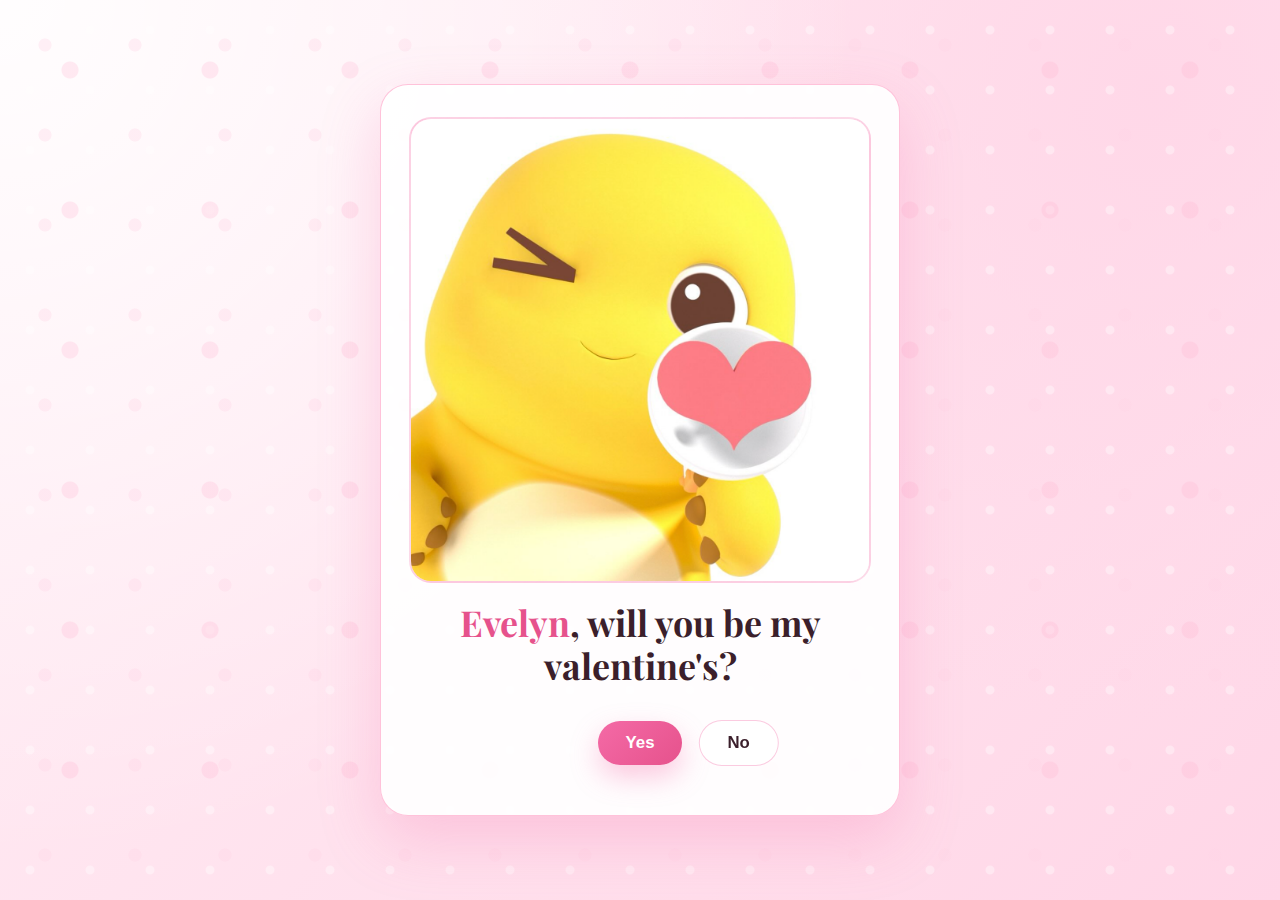
<file: index.html>
<!doctype html>
<html lang="en">
  <head>
    <meta charset="utf-8" />
    <meta name="viewport" content="width=device-width, initial-scale=1" />
    <title>Dear Evelyn...</title>
    <link rel="stylesheet" href="styles.css" />
  </head>
  <body>
    <main class="page" id="page">
      <section class="card">
        <div class="image-wrap contain">
          <img
            src="nailong.png"
            alt="Nailong"
            class="hero-image contain"
          />
        </div>
        <h1 class="title">
          <span class="name">Evelyn</span>, will you be my valentine's?
        </h1>
        <div class="buttons" id="buttons">
          <button class="btn yes" id="yesBtn">Yes</button>
          <button class="btn no" id="noBtn">No</button>
        </div>
      </section>
      <div class="petals" aria-hidden="true"></div>
    </main>
    <script src="script.js"></script>
  </body>
</html>
</file>
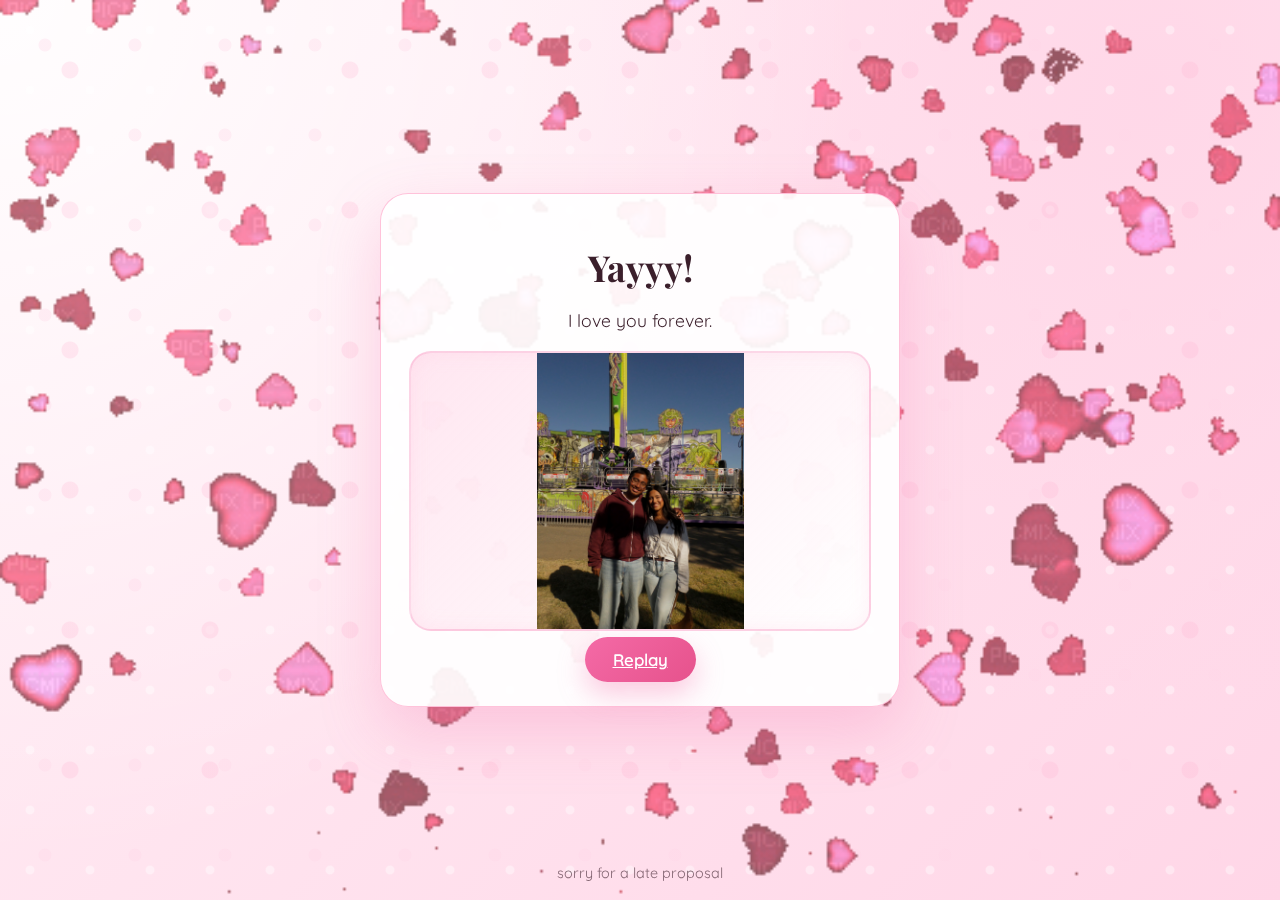
<file: yay.html>
<!doctype html>
<html lang="en">
  <head>
    <meta charset="utf-8" />
    <meta name="viewport" content="width=device-width, initial-scale=1" />
    <title>Yay!</title>
    <link rel="stylesheet" href="styles.css" />
  </head>
  <body>
    <main class="page">
      <section class="card yay-card">
        <h1 class="title">Yayyy!</h1>
        <p class="subtitle">I love you forever.</p>
        <div class="slideshow image-wrap">
          <img src="yay-1.JPG" alt="Memory 1" style="--i: 0" />
          <img src="yay-2.jpeg" alt="Memory 2" style="--i: 1" />
          <img src="yay-3.jpeg" alt="Memory 3" style="--i: 2" />
          <img src="yay-4.jpeg" alt="Memory 4" style="--i: 3" />
          <img src="yay-5.jpeg" alt="Memory 5" style="--i: 4" />
          <img src="yay-6.jpeg" alt="Memory 6" style="--i: 5" />
          <img src="yay-7.jpeg" alt="Memory 7" style="--i: 6" />
          <img src="yay-8.jpeg" alt="Memory 8" style="--i: 7" />
          <img src="yay-9.jpeg" alt="Memory 9" style="--i: 8" />
        </div>
        <a class="btn yes" href="index.html">Replay</a>
      </section>
      <p class="footer-note page-footer">sorry for a late proposal</p>
      <div class="hearts-overlay" aria-hidden="true"></div>
      <div class="petals" aria-hidden="true"></div>
    </main>
    <script src="script.js"></script>
  </body>
</html>
</file>
<file: styles.css>
@import url("https://fonts.googleapis.com/css2?family=Playfair+Display:wght@600;700&family=Quicksand:wght@400;600&display=swap");

:root {
  --pink-100: #fff0f6;
  --pink-200: #ffd6e7;
  --pink-300: #ffb3d1;
  --pink-400: #ff8ab8;
  --pink-500: #f46aa6;
  --rose: #e6528c;
  --ink: #3b1f2b;
}

* {
  box-sizing: border-box;
}

body {
  margin: 0;
  min-height: 100vh;
  font-family: "Quicksand", "Trebuchet MS", sans-serif;
  color: var(--ink);
  background:
    radial-gradient(circle at top left, rgba(255, 255, 255, 0.9), transparent 55%),
    radial-gradient(circle at 90% 10%, rgba(255, 214, 231, 0.85), transparent 45%),
    linear-gradient(135deg, var(--pink-100), var(--pink-200));
}

.page {
  min-height: 100vh;
  display: flex;
  align-items: center;
  justify-content: center;
  padding: 48px 24px;
  position: relative;
  overflow: hidden;
}

.card {
  background: rgba(255, 255, 255, 0.92);
  border-radius: 28px;
  padding: 32px 28px 36px;
  max-width: 520px;
  width: min(92vw, 520px);
  text-align: center;
  box-shadow: 0 24px 60px rgba(244, 106, 166, 0.25);
  border: 1px solid rgba(255, 179, 209, 0.8);
  position: relative;
  z-index: 2;
}

.yay-card {
  padding-top: 40px;
}

.image-wrap {
  width: 100%;
  border-radius: 22px;
  overflow: hidden;
  margin-bottom: 18px;
  border: 2px solid rgba(244, 106, 166, 0.25);
  box-shadow: inset 0 0 20px rgba(255, 179, 209, 0.2);
}

.image-wrap.contain {
  background: linear-gradient(135deg, rgba(255, 214, 231, 0.6), rgba(255, 255, 255, 0.9));
}

.hero-image {
  width: 100%;
  display: block;
  object-fit: cover;
  max-height: 280px;
}

.hero-image.contain {
  object-fit: contain;
  height: auto;
  max-height: none;
}

.slideshow {
  position: relative;
  height: 280px;
  overflow: hidden;
  background: linear-gradient(135deg, rgba(255, 214, 231, 0.6), rgba(255, 255, 255, 0.9));
}

.slideshow img {
  position: absolute;
  inset: 0;
  width: 100%;
  height: 100%;
  object-fit: contain;
  opacity: 0;
  transition: opacity 0.5s ease;
}

.slideshow img.active {
  opacity: 1;
}

.title {
  font-family: "Playfair Display", "Times New Roman", serif;
  font-size: clamp(1.8rem, 2.8vw, 2.4rem);
  margin: 12px 0 20px;
  line-height: 1.2;
}

.name {
  color: var(--rose);
}

.subtitle {
  margin: 0 0 20px;
  font-size: 1.1rem;
}

.footer-note {
  margin: 18px 0 0;
  font-size: 0.9rem;
  opacity: 0.65;
}

.page-footer {
  position: absolute;
  bottom: 18px;
  left: 50%;
  transform: translateX(-50%);
  margin: 0;
  z-index: 2;
}

.buttons {
  position: relative;
  height: 72px;
  display: flex;
  align-items: center;
  justify-content: center;
  gap: 16px;
}

.btn {
  appearance: none;
  border: none;
  border-radius: 999px;
  padding: 12px 28px;
  font-size: 1.05rem;
  font-weight: 600;
  cursor: pointer;
  transition: transform 0.2s ease, box-shadow 0.2s ease;
}

.btn.yes {
  background: linear-gradient(135deg, var(--pink-500), var(--rose));
  color: white;
  box-shadow: 0 12px 28px rgba(244, 106, 166, 0.35);
}

.btn.yes:hover {
  transform: translateY(-2px) scale(1.03);
}

.btn.no {
  background: #ffffff;
  color: var(--ink);
  border: 1px solid rgba(244, 106, 166, 0.35);
  position: fixed;
  left: 70%;
  top: 55%;
  transform: translate(-50%, -50%);
  z-index: 3;
}

.hint {
  margin: 16px 0 0;
  font-size: 0.95rem;
  opacity: 0.7;
}

.petals {
  position: absolute;
  inset: 0;
  background-image:
    radial-gradient(circle, rgba(255, 179, 209, 0.45) 0 8px, transparent 9px),
    radial-gradient(circle, rgba(255, 214, 231, 0.6) 0 6px, transparent 7px),
    radial-gradient(circle, rgba(255, 255, 255, 0.7) 0 4px, transparent 5px);
  background-size: 140px 140px, 90px 90px, 60px 60px;
  opacity: 0.55;
  animation: float 16s linear infinite;
  z-index: 0;
}

.hearts-overlay {
  position: fixed;
  inset: 0;
  background-image: url("heartsfalling.gif");
  background-size: cover;
  background-repeat: repeat;
  background-position: center;
  opacity: 0.6;
  pointer-events: none;
  z-index: 1;
}

@keyframes float {
  from {
    transform: translateY(0);
  }
  to {
    transform: translateY(-80px);
  }
}

@media (max-width: 600px) {
  .card {
    padding: 26px 20px 30px;
  }

  .buttons {
    height: 96px;
  }
}
</file>
